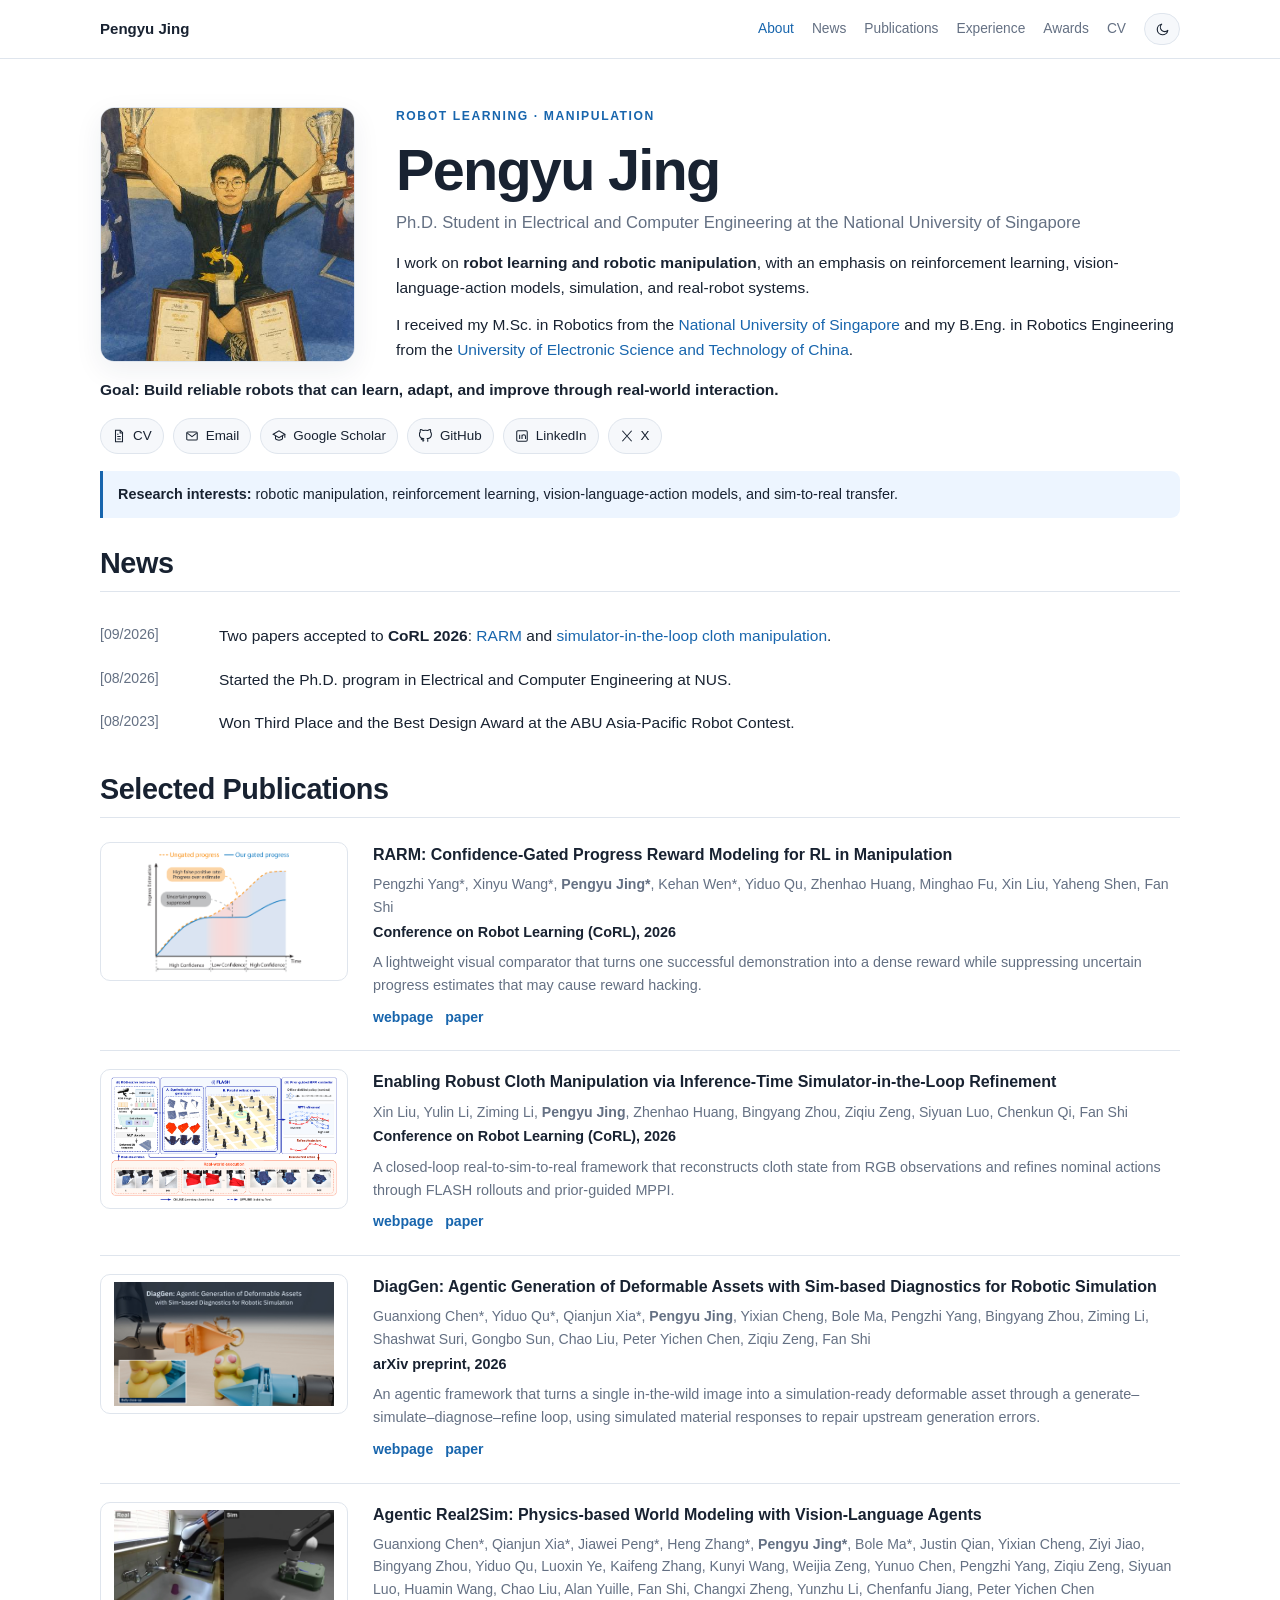
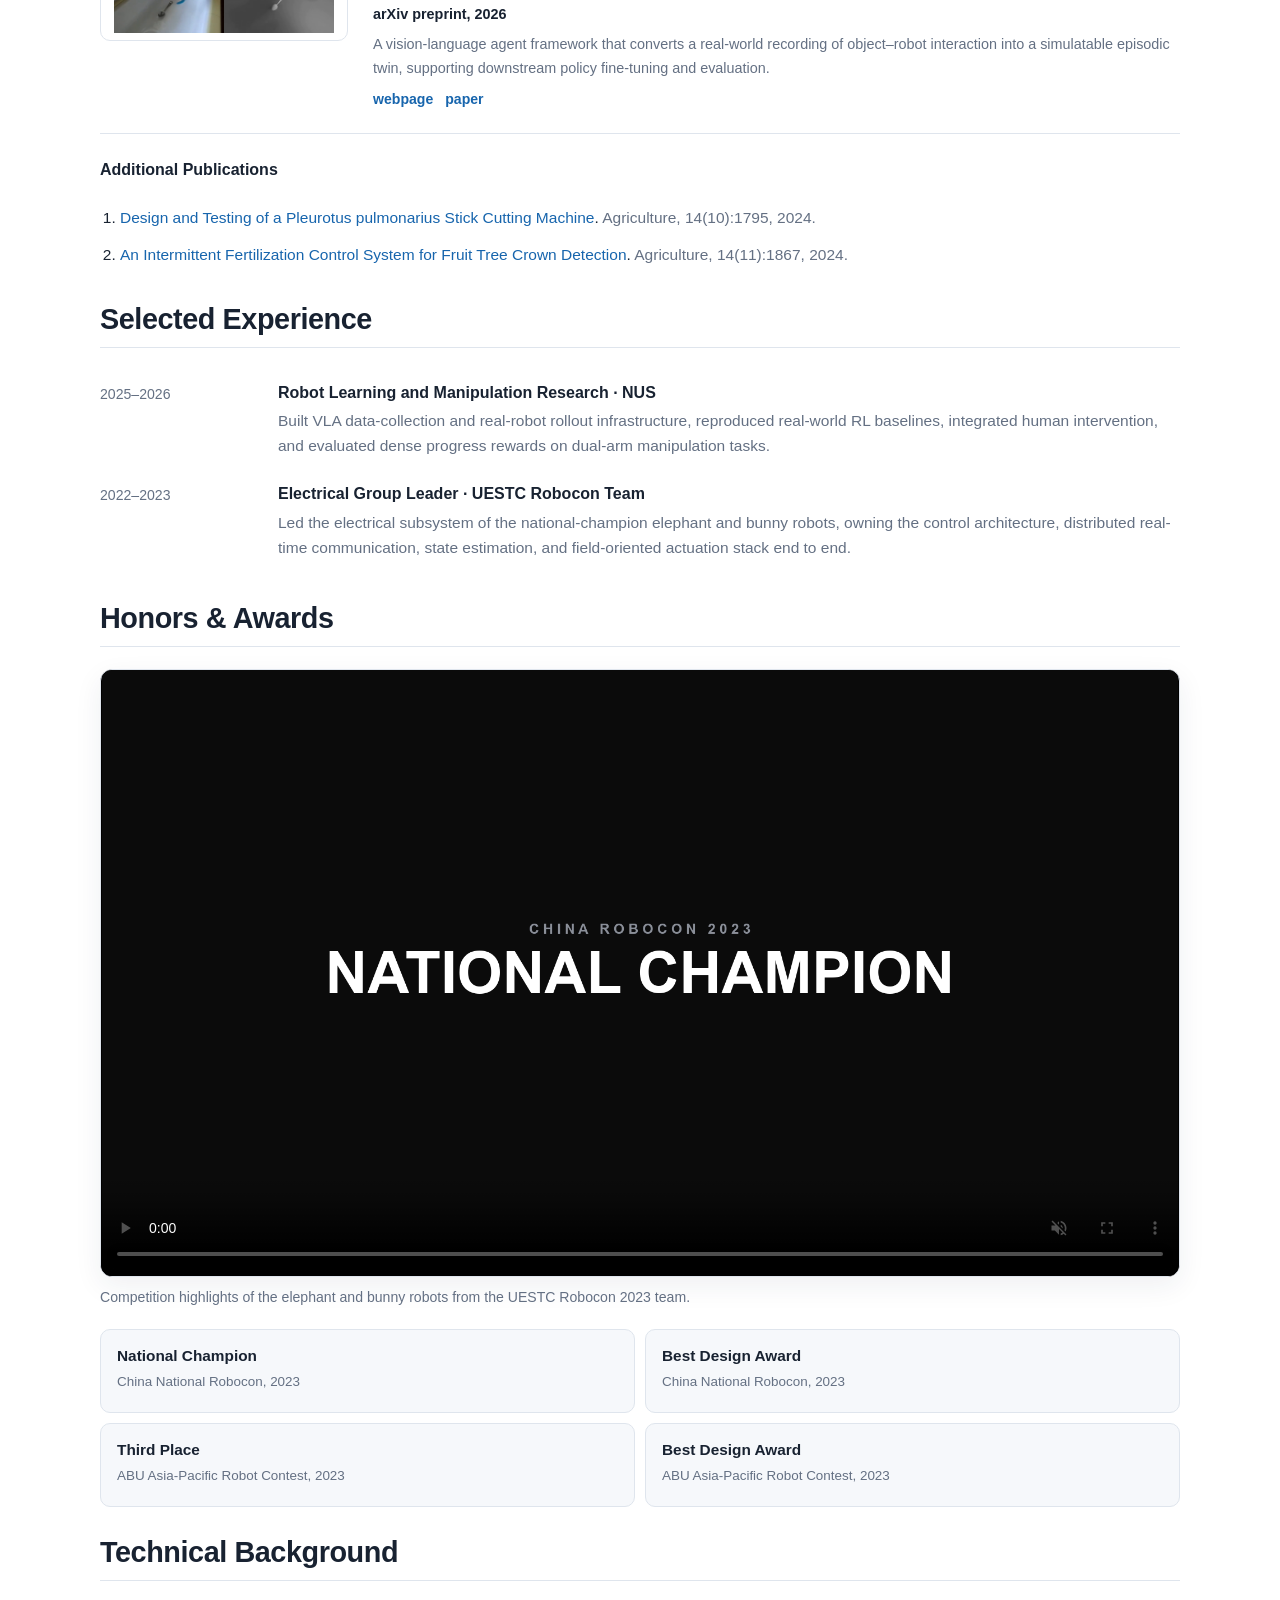
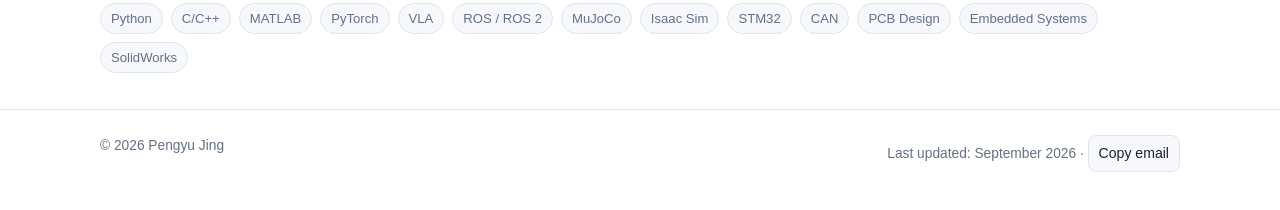
<file: index.html>
<!doctype html>
<html lang="en">
<head>
  <meta charset="utf-8">
  <meta name="viewport" content="width=device-width, initial-scale=1">
  <meta name="description" content="Pengyu Jing — robot learning, robotic manipulation, reinforcement learning, and real-world robotics.">
  <meta property="og:title" content="Pengyu Jing">
  <meta property="og:description" content="Robot learning and manipulation researcher at the National University of Singapore.">
  <meta property="og:image" content="https://pengyu-jing.github.io/assets/profile.jpg">
  <meta property="og:url" content="https://pengyu-jing.github.io/">
  <meta property="og:type" content="profile">
  <meta name="twitter:card" content="summary">
  <title>Pengyu Jing</title>
  <link rel="canonical" href="https://pengyu-jing.github.io/">
  <link rel="icon" href="assets/favicon.svg" type="image/svg+xml">
  <link rel="stylesheet" href="assets/style.css">
  <script type="application/ld+json">
  {
    "@context": "https://schema.org",
    "@type": "Person",
    "name": "Pengyu Jing",
    "url": "https://pengyu-jing.github.io/",
    "image": "https://pengyu-jing.github.io/assets/profile.jpg",
    "email": "mailto:jingpengyu22@gmail.com",
    "jobTitle": "Ph.D. Student in Electrical and Computer Engineering",
    "affiliation": {
      "@type": "CollegeOrUniversity",
      "name": "National University of Singapore",
      "url": "https://www.nus.edu.sg/"
    },
    "alumniOf": [
      { "@type": "CollegeOrUniversity", "name": "National University of Singapore" },
      { "@type": "CollegeOrUniversity", "name": "University of Electronic Science and Technology of China" }
    ],
    "knowsAbout": [
      "Robot Learning",
      "Robotic Manipulation",
      "Reinforcement Learning",
      "Vision-Language-Action Models",
      "Sim-to-Real Transfer"
    ],
    "sameAs": [
      "https://scholar.google.com/citations?hl=zh-CN&user=y0yKWaYAAAAJ",
      "https://github.com/pengyu-jing",
      "https://www.linkedin.com/in/pengyu-jing-63a065399/",
      "https://x.com/jingpengyu22"
    ]
  }
  </script>
</head>
<body>
<header class="site-header">
  <nav class="container nav" aria-label="Primary navigation">
    <a class="brand" href="#about">Pengyu Jing</a>
    <div class="nav-links">
      <a href="#about">About</a>
      <a href="#news">News</a>
      <a href="#publications">Publications</a>
      <a href="#experience">Experience</a>
      <a href="#awards">Awards</a>
      <a href="cv.html">CV</a>
      <button class="theme-button" data-theme-toggle aria-label="Toggle theme"><svg viewBox="0 0 24 24" width="15" height="15" fill="none" stroke="currentColor" stroke-width="1.8" stroke-linecap="round" stroke-linejoin="round" aria-hidden="true"><path d="M20.5 13.3A8.5 8.5 0 1 1 10.7 3.5a6.6 6.6 0 0 0 9.8 9.8Z"/></svg></button>
    </div>
  </nav>
</header>

<main class="container">
  <section id="about" class="hero">
    <div class="hero-top">
      <div class="profile-column">
        <img class="profile-photo" src="assets/profile.jpg" alt="Portrait of Pengyu Jing holding robotics competition trophies">
      </div>
      <div class="hero-content">
        <p class="eyebrow">Robot Learning · Manipulation</p>
        <h1>Pengyu Jing</h1>
        <p class="hero-role">Ph.D. Student in Electrical and Computer Engineering at the National University of Singapore</p>

        <p>I work on <strong>robot learning and robotic manipulation</strong>, with an emphasis on reinforcement learning, vision-language-action models, simulation, and real-robot systems.</p>
        <p>I received my M.Sc. in Robotics from the <a href="https://www.nus.edu.sg/" target="_blank" rel="noreferrer">National University of Singapore</a> and my B.Eng. in Robotics Engineering from the <a href="https://en.uestc.edu.cn/" target="_blank" rel="noreferrer">University of Electronic Science and Technology of China</a>.</p>
      </div>
    </div>

    <p class="highlight-line">Goal: Build reliable robots that can learn, adapt, and improve through real-world interaction.</p>

    <div class="link-row" aria-label="Profile links">
      <a class="link-pill" href="cv.html">
        <svg aria-hidden="true" viewBox="0 0 24 24" fill="none" stroke="currentColor" stroke-width="1.8"><path d="M6 2h8l4 4v16H6z"/><path d="M14 2v5h5M9 13h6M9 17h6M9 9h2"/></svg>
        CV
      </a>
      <a class="link-pill" href="mailto:jingpengyu22@gmail.com">
        <svg aria-hidden="true" viewBox="0 0 24 24" fill="none" stroke="currentColor" stroke-width="1.8"><rect x="3" y="5" width="18" height="14" rx="2"/><path d="m4 7 8 6 8-6"/></svg>
        Email
      </a>
      <a class="link-pill" href="https://scholar.google.com/citations?hl=zh-CN&amp;user=y0yKWaYAAAAJ&amp;view_op=list_works" target="_blank" rel="noreferrer">
        <svg aria-hidden="true" viewBox="0 0 24 24" fill="none" stroke="currentColor" stroke-width="1.8"><path d="m2 9 10-6 10 6-10 6z"/><path d="M6 12v5c3 3 9 3 12 0v-5M22 9v6"/></svg>
        Google Scholar
      </a>
      <a class="link-pill" href="https://github.com/pengyu-jing" target="_blank" rel="noreferrer">
        <svg aria-hidden="true" viewBox="0 0 24 24" fill="none" stroke="currentColor" stroke-width="1.8"><path d="M9 19c-4 1.5-4-2-6-2.5M15 22v-3.5c0-1 .1-1.5-.5-2 3.3-.4 6.8-1.6 6.8-7.5A5.9 5.9 0 0 0 19.7 5c.2-.4.7-1.9-.2-4 0 0-1.3-.4-4.5 1.6a15.3 15.3 0 0 0-8 0C3.8.6 2.5 1 2.5 1c-.9 2.1-.4 3.6-.2 4A5.9 5.9 0 0 0 .7 9c0 5.9 3.5 7.1 6.8 7.5-.5.4-.6 1.1-.5 2V22"/></svg>
        GitHub
      </a>
      <a class="link-pill" href="https://www.linkedin.com/in/pengyu-jing-63a065399/" target="_blank" rel="noreferrer">
        <svg aria-hidden="true" viewBox="0 0 24 24" fill="none" stroke="currentColor" stroke-width="1.8"><rect x="3" y="3" width="18" height="18" rx="2"/><path d="M8 10v7M8 7v.01M12 17v-4a3 3 0 0 1 6 0v4M12 10v7"/></svg>
        LinkedIn
      </a>
      <a class="link-pill" href="https://x.com/jingpengyu22" target="_blank" rel="noreferrer">
        <svg aria-hidden="true" viewBox="0 0 24 24" fill="none" stroke="currentColor" stroke-width="1.8"><path d="M4 3l16 18M20 3 4 21"/></svg>
        X
      </a>
    </div>

    <div class="callout"><strong>Research interests:</strong> robotic manipulation, reinforcement learning, vision-language-action models, and sim-to-real transfer.</div>
  </section>

  <section id="news">
    <h2>News</h2>
    <ul class="news-list">
      <li><span class="news-date">[09/2026]</span><span>Two papers accepted to <strong>CoRL 2026</strong>: <a href="https://arxiv.org/abs/2606.22027" target="_blank" rel="noreferrer">RARM</a> and <a href="https://arxiv.org/abs/2606.24552" target="_blank" rel="noreferrer">simulator-in-the-loop cloth manipulation</a>.</span></li>
      <li><span class="news-date">[08/2026]</span><span>Started the Ph.D. program in Electrical and Computer Engineering at NUS.</span></li>
      <li><span class="news-date">[08/2023]</span><span>Won Third Place and the Best Design Award at the ABU Asia-Pacific Robot Contest.</span></li>
    </ul>
  </section>

  <section id="publications">
    <h2>Selected Publications</h2>

    <article class="publication">
      <a href="https://rarm-robotics.github.io/" target="_blank" rel="noreferrer"><video class="pub-image" src="assets/rarm-teaser.mp4" poster="assets/rarm-figure.png" autoplay loop muted playsinline aria-label="RARM confidence-gated progress reward teaser video"></video></a>
      <div>
        <a class="pub-title" href="https://arxiv.org/abs/2606.22027" target="_blank" rel="noreferrer">RARM: Confidence-Gated Progress Reward Modeling for RL in Manipulation</a>
        <p class="pub-authors">Pengzhi Yang*, Xinyu Wang*, <strong>Pengyu Jing*</strong>, Kehan Wen*, Yiduo Qu, Zhenhao Huang, Minghao Fu, Xin Liu, Yaheng Shen, Fan Shi</p>
        <p class="pub-venue">Conference on Robot Learning (CoRL), 2026</p>
        <p class="pub-summary">A lightweight visual comparator that turns one successful demonstration into a dense reward while suppressing uncertain progress estimates that may cause reward hacking.</p>
        <div class="pub-links"><a href="https://rarm-robotics.github.io/" target="_blank" rel="noreferrer">webpage</a><a href="https://arxiv.org/abs/2606.22027" target="_blank" rel="noreferrer">paper</a></div>
      </div>
    </article>

    <article class="publication">
      <a href="https://anonymous-clothmani.github.io/" target="_blank" rel="noreferrer"><video class="pub-image" src="assets/cloth-teaser.mp4" poster="assets/cloth-figure.png" autoplay loop muted playsinline aria-label="Bimanual towel folding demo from simulator-in-the-loop cloth manipulation"></video></a>
      <div>
        <a class="pub-title" href="https://arxiv.org/abs/2606.24552" target="_blank" rel="noreferrer">Enabling Robust Cloth Manipulation via Inference-Time Simulator-in-the-Loop Refinement</a>
        <p class="pub-authors">Xin Liu, Yulin Li, Ziming Li, <strong>Pengyu Jing</strong>, Zhenhao Huang, Bingyang Zhou, Ziqiu Zeng, Siyuan Luo, Chenkun Qi, Fan Shi</p>
        <p class="pub-venue">Conference on Robot Learning (CoRL), 2026</p>
        <p class="pub-summary">A closed-loop real-to-sim-to-real framework that reconstructs cloth state from RGB observations and refines nominal actions through FLASH rollouts and prior-guided MPPI.</p>
        <div class="pub-links"><a href="https://anonymous-clothmani.github.io/" target="_blank" rel="noreferrer">webpage</a><a href="https://arxiv.org/abs/2606.24552" target="_blank" rel="noreferrer">paper</a></div>
      </div>
    </article>

    <article class="publication">
      <a href="https://diaggen.github.io/" target="_blank" rel="noreferrer"><video class="pub-image" src="assets/diaggen-teaser.mp4" poster="assets/diaggen-figure.png" autoplay loop muted playsinline aria-label="DiagGen deformable asset generation overview video"></video></a>
      <div>
        <a class="pub-title" href="https://arxiv.org/abs/2609.23103" target="_blank" rel="noreferrer">DiagGen: Agentic Generation of Deformable Assets with Sim-based Diagnostics for Robotic Simulation</a>
        <p class="pub-authors">Guanxiong Chen*, Yiduo Qu*, Qianjun Xia*, <strong>Pengyu Jing</strong>, Yixian Cheng, Bole Ma, Pengzhi Yang, Bingyang Zhou, Ziming Li, Shashwat Suri, Gongbo Sun, Chao Liu, Peter Yichen Chen, Ziqiu Zeng, Fan Shi</p>
        <p class="pub-venue">arXiv preprint, 2026</p>
        <p class="pub-summary">An agentic framework that turns a single in-the-wild image into a simulation-ready deformable asset through a generate–simulate–diagnose–refine loop, using simulated material responses to repair upstream generation errors.</p>
        <div class="pub-links"><a href="https://diaggen.github.io/" target="_blank" rel="noreferrer">webpage</a><a href="https://arxiv.org/abs/2609.23103" target="_blank" rel="noreferrer">paper</a></div>
      </div>
    </article>

    <article class="publication">
      <a href="https://agentic-real2sim.github.io/" target="_blank" rel="noreferrer"><video class="pub-image" src="assets/real2sim-teaser.mp4" poster="assets/real2sim-figure.png" autoplay loop muted playsinline aria-label="Agentic Real2Sim real-world episode and its reconstructed simulation side by side"></video></a>
      <div>
        <a class="pub-title" href="https://arxiv.org/abs/2607.19190" target="_blank" rel="noreferrer">Agentic Real2Sim: Physics-based World Modeling with Vision-Language Agents</a>
        <p class="pub-authors">Guanxiong Chen*, Qianjun Xia*, Jiawei Peng*, Heng Zhang*, <strong>Pengyu Jing*</strong>, Bole Ma*, Justin Qian, Yixian Cheng, Ziyi Jiao, Bingyang Zhou, Yiduo Qu, Luoxin Ye, Kaifeng Zhang, Kunyi Wang, Weijia Zeng, Yunuo Chen, Pengzhi Yang, Ziqiu Zeng, Siyuan Luo, Huamin Wang, Chao Liu, Alan Yuille, Fan Shi, Changxi Zheng, Yunzhu Li, Chenfanfu Jiang, Peter Yichen Chen</p>
        <p class="pub-venue">arXiv preprint, 2026</p>
        <p class="pub-summary">A vision-language agent framework that converts a real-world recording of object–robot interaction into a simulatable episodic twin, supporting downstream policy fine-tuning and evaluation.</p>
        <div class="pub-links"><a href="https://agentic-real2sim.github.io/" target="_blank" rel="noreferrer">webpage</a><a href="https://arxiv.org/abs/2607.19190" target="_blank" rel="noreferrer">paper</a></div>
      </div>
    </article>

    <h3 style="margin-top:26px">Additional Publications</h3>
    <ol class="compact-publications">
      <li><a href="https://www.mdpi.com/2077-0472/14/10/1795" target="_blank" rel="noreferrer">Design and Testing of a Pleurotus pulmonarius Stick Cutting Machine</a>. <span class="meta">Agriculture, 14(10):1795, 2024.</span></li>
      <li><a href="https://www.mdpi.com/2077-0472/14/11/1867" target="_blank" rel="noreferrer">An Intermittent Fertilization Control System for Fruit Tree Crown Detection</a>. <span class="meta">Agriculture, 14(11):1867, 2024.</span></li>
    </ol>
  </section>

  <section id="experience">
    <h2>Selected Experience</h2>
    <div class="timeline">
      <div class="timeline-item">
        <div class="timeline-date">2025–2026</div>
        <div class="timeline-copy"><h3>Robot Learning and Manipulation Research · NUS</h3><p>Built VLA data-collection and real-robot rollout infrastructure, reproduced real-world RL baselines, integrated human intervention, and evaluated dense progress rewards on dual-arm manipulation tasks.</p></div>
      </div>
      <div class="timeline-item">
        <div class="timeline-date">2022–2023</div>
        <div class="timeline-copy"><h3>Electrical Group Leader · UESTC Robocon Team</h3><p>Led the electrical subsystem of the national-champion elephant and bunny robots, owning the control architecture, distributed real-time communication, state estimation, and field-oriented actuation stack end to end.</p></div>
      </div>
    </div>
  </section>

  <section id="awards">
    <h2>Honors &amp; Awards</h2>
    <figure class="media-figure">
      <video src="assets/robocon-2023.mp4" poster="assets/robocon-2023-poster.png" controls autoplay loop muted playsinline aria-label="Competition highlights of the UESTC Robocon 2023 elephant and bunny robots"></video>
      <figcaption>Competition highlights of the elephant and bunny robots from the UESTC Robocon 2023 team.</figcaption>
    </figure>
    <div class="awards-grid">
      <div class="award"><strong>National Champion</strong><span>China National Robocon, 2023</span></div>
      <div class="award"><strong>Best Design Award</strong><span>China National Robocon, 2023</span></div>
      <div class="award"><strong>Third Place</strong><span>ABU Asia-Pacific Robot Contest, 2023</span></div>
      <div class="award"><strong>Best Design Award</strong><span>ABU Asia-Pacific Robot Contest, 2023</span></div>
    </div>
  </section>

  <section id="skills">
    <h2>Technical Background</h2>
    <div class="skills">
      <span class="skill">Python</span><span class="skill">C/C++</span><span class="skill">MATLAB</span>
      <span class="skill">PyTorch</span><span class="skill">VLA</span>
      <span class="skill">ROS / ROS 2</span><span class="skill">MuJoCo</span><span class="skill">Isaac Sim</span>
      <span class="skill">STM32</span><span class="skill">CAN</span><span class="skill">PCB Design</span><span class="skill">Embedded Systems</span><span class="skill">SolidWorks</span>
    </div>
  </section>
</main>

<footer class="site-footer">
  <div class="container footer-row">
    <span>© <span id="year">2026</span> Pengyu Jing</span>
    <span>Last updated: September 2026 · <button class="button" type="button" data-copy-email="jingpengyu22@gmail.com">Copy email</button></span>
  </div>
</footer>
<script src="assets/script.js"></script>
<script>document.getElementById('year').textContent = new Date().getFullYear();</script>
</body>
</html>
</file>
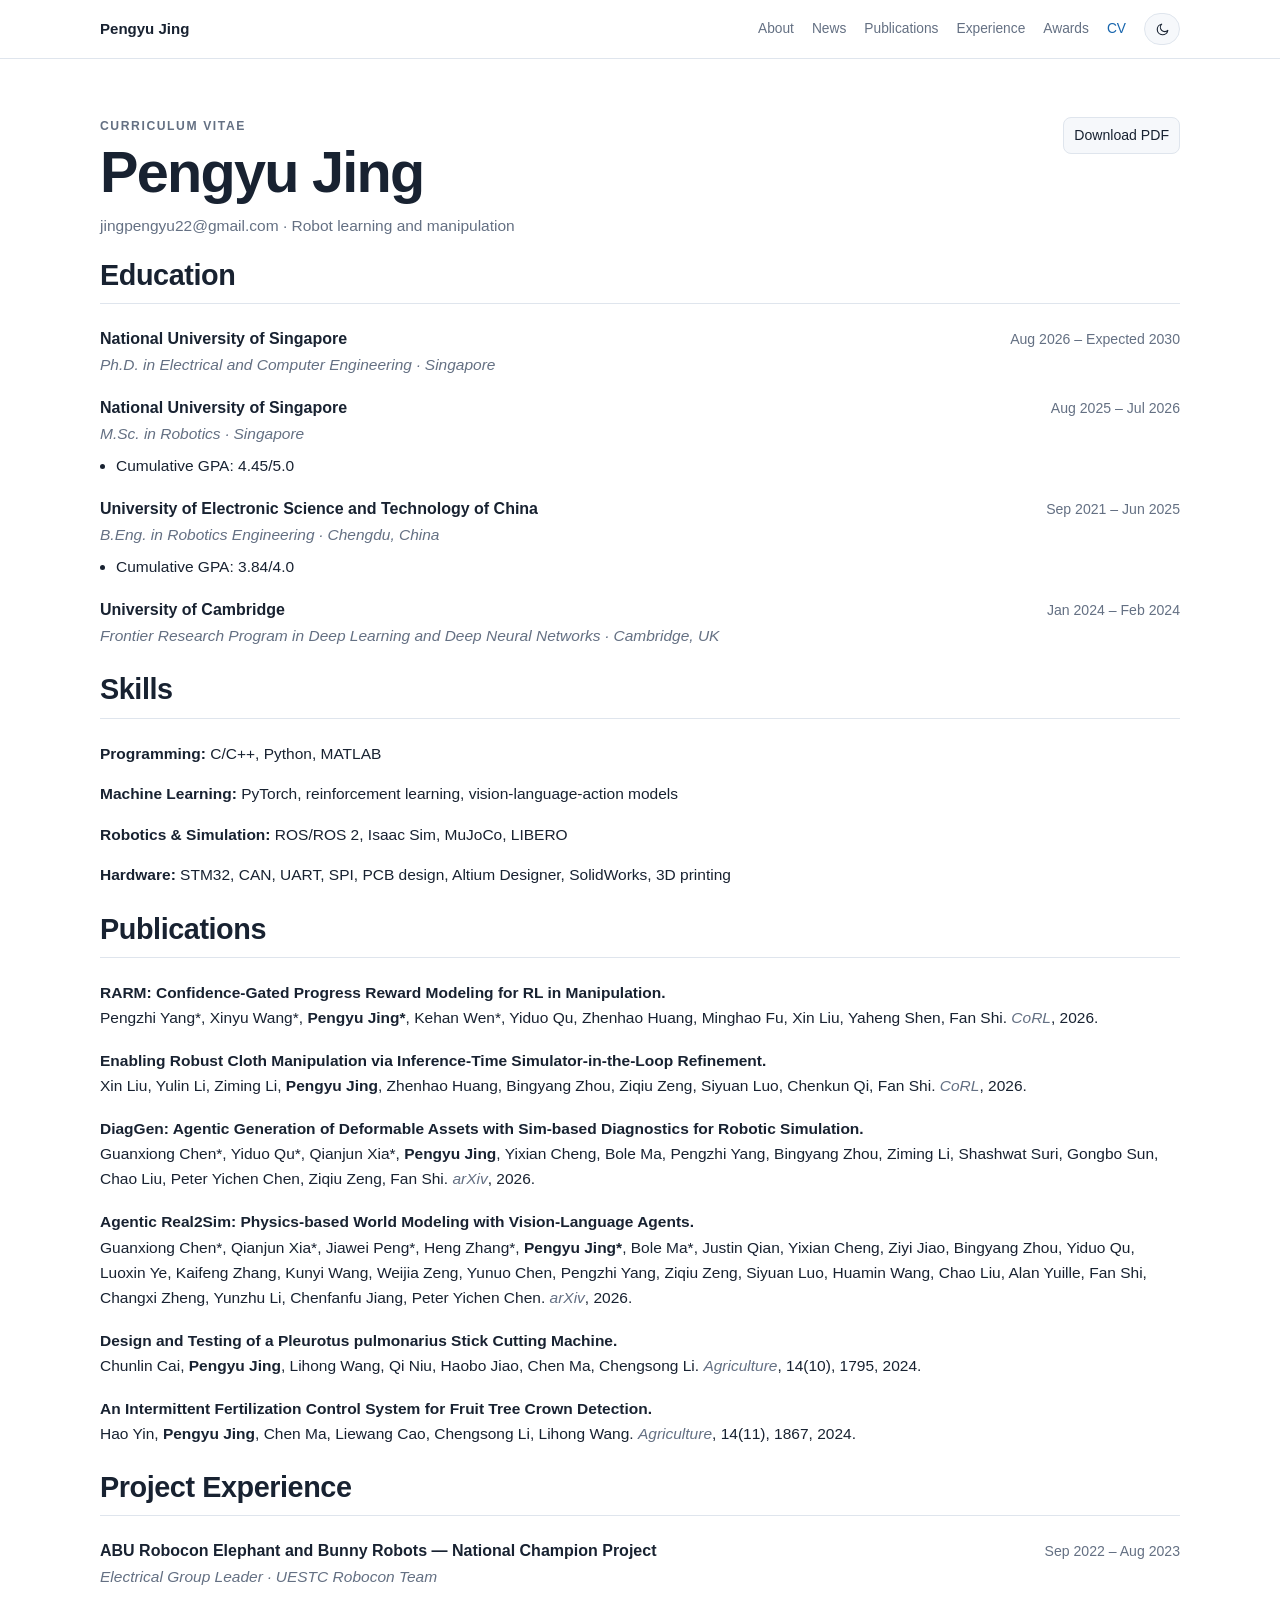
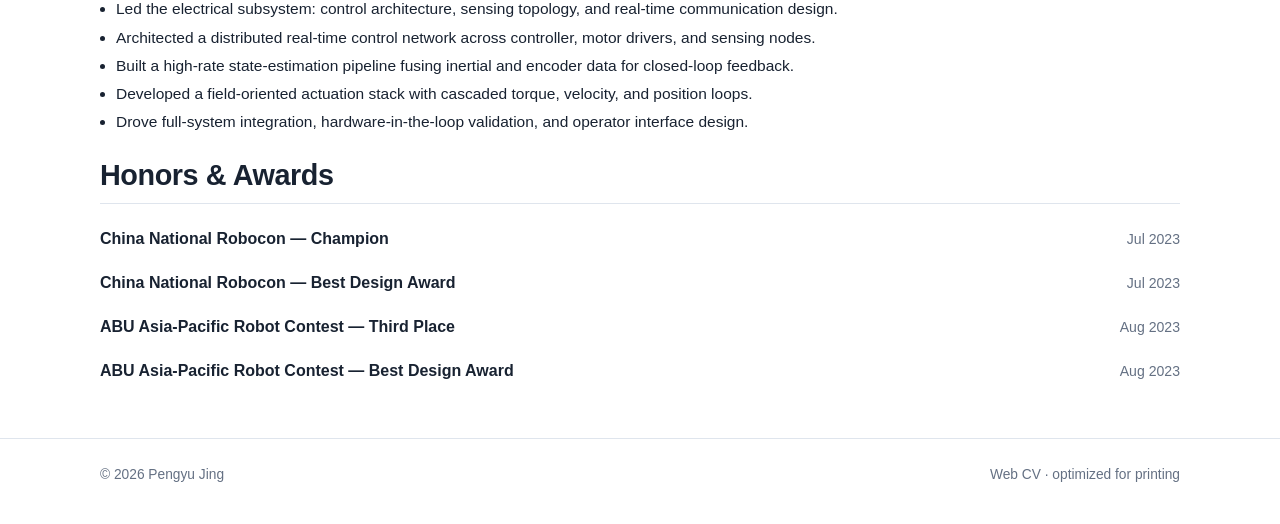
<file: cv.html>
<!doctype html>
<html lang="en">
<head>
  <meta charset="utf-8">
  <meta name="viewport" content="width=device-width, initial-scale=1">
  <meta name="description" content="Curriculum vitae of Pengyu Jing.">
  <title>CV · Pengyu Jing</title>
  <link rel="canonical" href="https://pengyu-jing.github.io/cv.html">
  <link rel="icon" href="assets/favicon.svg" type="image/svg+xml">
  <link rel="stylesheet" href="assets/style.css">
</head>
<body>
<header class="site-header">
  <nav class="container nav" aria-label="Primary navigation">
    <a class="brand" href="index.html">Pengyu Jing</a>
    <div class="nav-links">
      <a href="index.html#about">About</a>
      <a href="index.html#news">News</a>
      <a href="index.html#publications">Publications</a>
      <a href="index.html#experience">Experience</a>
      <a href="index.html#awards">Awards</a>
      <a class="active" href="cv.html">CV</a>
      <button class="theme-button" data-theme-toggle aria-label="Toggle theme"><svg viewBox="0 0 24 24" width="15" height="15" fill="none" stroke="currentColor" stroke-width="1.8" stroke-linecap="round" stroke-linejoin="round" aria-hidden="true"><path d="M20.5 13.3A8.5 8.5 0 1 1 10.7 3.5a6.6 6.6 0 0 0 9.8 9.8Z"/></svg></button>
    </div>
  </nav>
</header>

<main class="container">
  <div class="cv-header">
    <div>
      <p class="eyebrow">Curriculum Vitae</p>
      <h1>Pengyu Jing</h1>
      <p>jingpengyu22@gmail.com · Robot learning and manipulation</p>
    </div>
    <div class="cv-actions">
      <a class="button" href="assets/Pengyu-Jing-CV.pdf" target="_blank" rel="noreferrer">Download PDF</a>
    </div>
  </div>

  <section class="cv-section">
    <h2>Education</h2>
    <div class="cv-entry">
      <div class="cv-entry-head"><strong>National University of Singapore</strong><span>Aug 2026 – Expected 2030</span></div>
      <em>Ph.D. in Electrical and Computer Engineering · Singapore</em>
    </div>
    <div class="cv-entry">
      <div class="cv-entry-head"><strong>National University of Singapore</strong><span>Aug 2025 – Jul 2026</span></div>
      <em>M.Sc. in Robotics · Singapore</em>
      <ul><li>Cumulative GPA: 4.45/5.0</li></ul>
    </div>
    <div class="cv-entry">
      <div class="cv-entry-head"><strong>University of Electronic Science and Technology of China</strong><span>Sep 2021 – Jun 2025</span></div>
      <em>B.Eng. in Robotics Engineering · Chengdu, China</em>
      <ul><li>Cumulative GPA: 3.84/4.0</li></ul>
    </div>
    <div class="cv-entry">
      <div class="cv-entry-head"><strong>University of Cambridge</strong><span>Jan 2024 – Feb 2024</span></div>
      <em>Frontier Research Program in Deep Learning and Deep Neural Networks · Cambridge, UK</em>
    </div>
  </section>

  <section class="cv-section">
    <h2>Skills</h2>
    <p><strong>Programming:</strong> C/C++, Python, MATLAB</p>
    <p><strong>Machine Learning:</strong> PyTorch, reinforcement learning, vision-language-action models</p>
    <p><strong>Robotics &amp; Simulation:</strong> ROS/ROS 2, Isaac Sim, MuJoCo, LIBERO</p>
    <p><strong>Hardware:</strong> STM32, CAN, UART, SPI, PCB design, Altium Designer, SolidWorks, 3D printing</p>
  </section>

  <section class="cv-section">
    <h2>Publications</h2>
    <div class="cv-entry"><strong>RARM: Confidence-Gated Progress Reward Modeling for RL in Manipulation.</strong><br>Pengzhi Yang*, Xinyu Wang*, <strong>Pengyu Jing*</strong>, Kehan Wen*, Yiduo Qu, Zhenhao Huang, Minghao Fu, Xin Liu, Yaheng Shen, Fan Shi. <em>CoRL</em>, 2026.</div>
    <div class="cv-entry"><strong>Enabling Robust Cloth Manipulation via Inference-Time Simulator-in-the-Loop Refinement.</strong><br>Xin Liu, Yulin Li, Ziming Li, <strong>Pengyu Jing</strong>, Zhenhao Huang, Bingyang Zhou, Ziqiu Zeng, Siyuan Luo, Chenkun Qi, Fan Shi. <em>CoRL</em>, 2026.</div>
    <div class="cv-entry"><strong>DiagGen: Agentic Generation of Deformable Assets with Sim-based Diagnostics for Robotic Simulation.</strong><br>Guanxiong Chen*, Yiduo Qu*, Qianjun Xia*, <strong>Pengyu Jing</strong>, Yixian Cheng, Bole Ma, Pengzhi Yang, Bingyang Zhou, Ziming Li, Shashwat Suri, Gongbo Sun, Chao Liu, Peter Yichen Chen, Ziqiu Zeng, Fan Shi. <em>arXiv</em>, 2026.</div>
    <div class="cv-entry"><strong>Agentic Real2Sim: Physics-based World Modeling with Vision-Language Agents.</strong><br>Guanxiong Chen*, Qianjun Xia*, Jiawei Peng*, Heng Zhang*, <strong>Pengyu Jing*</strong>, Bole Ma*, Justin Qian, Yixian Cheng, Ziyi Jiao, Bingyang Zhou, Yiduo Qu, Luoxin Ye, Kaifeng Zhang, Kunyi Wang, Weijia Zeng, Yunuo Chen, Pengzhi Yang, Ziqiu Zeng, Siyuan Luo, Huamin Wang, Chao Liu, Alan Yuille, Fan Shi, Changxi Zheng, Yunzhu Li, Chenfanfu Jiang, Peter Yichen Chen. <em>arXiv</em>, 2026.</div>
    <div class="cv-entry"><strong>Design and Testing of a Pleurotus pulmonarius Stick Cutting Machine.</strong><br>Chunlin Cai, <strong>Pengyu Jing</strong>, Lihong Wang, Qi Niu, Haobo Jiao, Chen Ma, Chengsong Li. <em>Agriculture</em>, 14(10), 1795, 2024.</div>
    <div class="cv-entry"><strong>An Intermittent Fertilization Control System for Fruit Tree Crown Detection.</strong><br>Hao Yin, <strong>Pengyu Jing</strong>, Chen Ma, Liewang Cao, Chengsong Li, Lihong Wang. <em>Agriculture</em>, 14(11), 1867, 2024.</div>
  </section>

  <section class="cv-section">
    <h2>Project Experience</h2>
    <div class="cv-entry">
      <div class="cv-entry-head"><strong>ABU Robocon Elephant and Bunny Robots — National Champion Project</strong><span>Sep 2022 – Aug 2023</span></div>
      <em>Electrical Group Leader · UESTC Robocon Team</em>
      <ul>
        <li>Led the electrical subsystem: control architecture, sensing topology, and real-time communication design.</li>
        <li>Architected a distributed real-time control network across controller, motor drivers, and sensing nodes.</li>
        <li>Built a high-rate state-estimation pipeline fusing inertial and encoder data for closed-loop feedback.</li>
        <li>Developed a field-oriented actuation stack with cascaded torque, velocity, and position loops.</li>
        <li>Drove full-system integration, hardware-in-the-loop validation, and operator interface design.</li>
      </ul>
    </div>
  </section>

  <section class="cv-section">
    <h2>Honors &amp; Awards</h2>
    <div class="cv-entry"><div class="cv-entry-head"><strong>China National Robocon — Champion</strong><span>Jul 2023</span></div></div>
    <div class="cv-entry"><div class="cv-entry-head"><strong>China National Robocon — Best Design Award</strong><span>Jul 2023</span></div></div>
    <div class="cv-entry"><div class="cv-entry-head"><strong>ABU Asia-Pacific Robot Contest — Third Place</strong><span>Aug 2023</span></div></div>
    <div class="cv-entry"><div class="cv-entry-head"><strong>ABU Asia-Pacific Robot Contest — Best Design Award</strong><span>Aug 2023</span></div></div>
  </section>
</main>

<footer class="site-footer"><div class="container footer-row"><span>© 2026 Pengyu Jing</span><span>Web CV · optimized for printing</span></div></footer>
<script src="assets/script.js"></script>
</body>
</html>
</file>
<file: assets/style.css>
:root {
  --bg: #ffffff;
  --surface: #ffffff;
  --surface-soft: #f6f8fb;
  --text: #182231;
  --muted: #647083;
  --line: #dfe5ed;
  --accent: #1765ad;
  --accent-hover: #0f4e89;
  --accent-soft: #edf5ff;
  --shadow-soft: 0 9px 28px rgba(32, 48, 67, 0.07);
  --max-width: 1080px;
}

[data-theme="dark"] {
  --bg: #11161d;
  --surface: #171e27;
  --surface-soft: #1d2631;
  --text: #eef3f8;
  --muted: #a9b5c2;
  --line: #2d3946;
  --accent: #82b4ef;
  --accent-hover: #aed0f5;
  --accent-soft: #1c2d42;
  --shadow-soft: 0 12px 30px rgba(0, 0, 0, 0.2);
}

* { box-sizing: border-box; }
html { scroll-behavior: smooth; }
body {
  margin: 0;
  background: var(--bg);
  color: var(--text);
  font-family: Inter, ui-sans-serif, -apple-system, BlinkMacSystemFont, "Segoe UI", Roboto, Helvetica, Arial, sans-serif;
  font-size: 15.5px;
  line-height: 1.62;
  text-rendering: optimizeLegibility;
}

a { color: var(--accent); text-decoration: none; }
a:hover { color: var(--accent-hover); text-decoration: underline; text-underline-offset: 3px; }
img, video { max-width: 100%; display: block; }

.container { width: min(calc(100% - 56px), var(--max-width)); margin: 0 auto; }

.site-header {
  position: sticky;
  top: 0;
  z-index: 20;
  background: var(--bg);
  background: color-mix(in srgb, var(--bg) 94%, transparent);
  -webkit-backdrop-filter: blur(14px);
  backdrop-filter: blur(14px);
  border-bottom: 1px solid var(--line);
}

.nav {
  min-height: 58px;
  display: flex;
  align-items: center;
  justify-content: space-between;
  gap: 20px;
}

.brand {
  color: var(--text);
  font-size: 0.94rem;
  font-weight: 760;
  white-space: nowrap;
}
.brand:hover { color: var(--text); text-decoration: none; }

.nav-links { display: flex; flex-wrap: wrap; align-items: center; gap: 18px; }
.nav-links a { color: var(--muted); font-size: 0.86rem; }
.nav-links a:hover,
.nav-links a.active { color: var(--accent); text-decoration: none; }

.theme-button {
  display: inline-flex;
  align-items: center;
  justify-content: center;
  width: 36px;
  height: 32px;
  padding: 0;
  border: 1px solid var(--line);
  border-radius: 999px;
  background: var(--surface-soft);
  color: var(--text);
  cursor: pointer;
  font: inherit;
}
.theme-button:hover { border-color: var(--accent); }

main { padding: 48px 0 36px; }
section { scroll-margin-top: 78px; }
main > section:not(.hero) { margin-top: 28px; }

/* Hero: the square portrait sits beside the introduction; script.js sizes it to
   the height of that text so both end on the same line without cropping the
   photo. The goal line, links and research note run full width beneath them. */
.hero-top {
  display: flex;
  align-items: flex-start;
  gap: clamp(28px, 3.2vw, 42px);
  margin-bottom: 16px;
}

.profile-column {
  flex: 0 0 clamp(218px, 23vw, 248px);
}

.hero-content {
  flex: 1 1 auto;
  min-width: 0;
}

.profile-photo {
  width: 100%;
  aspect-ratio: 1 / 1;
  object-fit: cover;
  object-position: center center;
  border-radius: 14px;
  border: 1px solid var(--line);
  box-shadow: var(--shadow-soft);
}

.eyebrow {
  margin: 0 0 8px;
  color: var(--accent);
  font-size: 0.76rem;
  font-weight: 780;
  letter-spacing: 0.13em;
  text-transform: uppercase;
}

h1, h2, h3 { color: var(--text); line-height: 1.22; }
h1 {
  margin: 0 0 6px;
  font-size: clamp(2.6rem, 4.6vw, 3.6rem);
  letter-spacing: -0.03em;
  font-weight: 750;
}
h2 {
  margin: 0 0 22px;
  padding: 0 0 10px;
  border-bottom: 1px solid var(--line);
  font-size: clamp(1.5rem, 2.4vw, 1.8rem);
  letter-spacing: -0.015em;
  font-weight: 720;
}
h3 { margin: 0 0 6px; font-size: 1rem; }

.hero-role {
  margin: 0 0 14px;
  color: var(--muted);
  font-size: 1.04rem;
  line-height: 1.48;
}
.hero-content p:not(.eyebrow):not(.hero-role) { margin: 0 0 12px; }
.hero-content p:not(.eyebrow):not(.hero-role):last-child { margin-bottom: 0; }
.highlight-line { margin: 0; font-weight: 760; line-height: 1.5; }

.link-row { display: flex; flex-wrap: wrap; gap: 9px; margin-top: 17px; }
.link-pill {
  display: inline-flex;
  align-items: center;
  gap: 7px;
  border: 1px solid var(--line);
  border-radius: 999px;
  padding: 6px 11px;
  color: var(--text);
  background: var(--surface-soft);
  font-size: 0.84rem;
  transition: transform .15s ease, border-color .15s ease, color .15s ease;
}
.link-pill:hover {
  border-color: var(--accent);
  border-color: color-mix(in srgb, var(--accent) 55%, var(--line));
  color: var(--accent);
  text-decoration: none;
  transform: translateY(-1px);
}
.link-pill svg { width: 14px; height: 14px; flex: 0 0 auto; }

.callout {
  clear: both;
  margin-top: 17px;
  padding: 12px 15px;
  border-left: 3px solid var(--accent);
  border-radius: 0 9px 9px 0;
  background: var(--accent-soft);
  font-size: 0.9rem;
}

.news-list { list-style: none; margin: 0; padding: 0; }
.news-list li {
  display: grid;
  grid-template-columns: 102px minmax(0, 1fr);
  gap: 17px;
  padding: 9px 0;
}
.news-date { color: var(--muted); font-size: 0.88rem; font-variant-numeric: tabular-nums; }

.publication {
  display: grid;
  grid-template-columns: 248px minmax(0, 1fr);
  gap: 25px;
  padding: 18px 0 22px;
  border-bottom: 1px solid var(--line);
}
.publication:first-of-type { padding-top: 2px; }
.pub-image {
  width: 248px;
  aspect-ratio: 16 / 9;
  object-fit: contain;
  padding: 7px;
  background: #fff;
  border: 1px solid var(--line);
  border-radius: 10px;
}
.pub-title { color: var(--text); font-size: 1rem; font-weight: 790; line-height: 1.42; }
.pub-authors { margin: 6px 0 2px; color: var(--muted); font-size: 0.88rem; }
.pub-venue { margin: 0 0 7px; font-size: 0.9rem; font-weight: 730; }
.pub-summary { margin: 7px 0 0; color: var(--muted); font-size: 0.9rem; }
.pub-links { display: flex; flex-wrap: wrap; gap: 12px; margin-top: 8px; font-size: 0.88rem; font-weight: 720; }

.compact-publications { margin: 20px 0 0; padding-left: 1.25rem; }
.compact-publications li { padding: 6px 0; }
.compact-publications .meta { color: var(--muted); }

.timeline { display: grid; gap: 0; }
.timeline-item {
  display: grid;
  grid-template-columns: 150px minmax(0, 1fr);
  gap: 28px;
  padding: 13px 0;
}
.timeline-date { color: var(--muted); font-size: 0.88rem; font-variant-numeric: tabular-nums; }
.timeline-copy p { margin: 3px 0 0; color: var(--muted); }

.media-figure { margin: 0 0 20px; }
.media-figure video {
  width: 100%;
  aspect-ratio: 16 / 9;
  background: #000;
  border: 1px solid var(--line);
  border-radius: 12px;
  box-shadow: var(--shadow-soft);
}
.media-figure figcaption { margin-top: 9px; color: var(--muted); font-size: 0.88rem; }

.awards-grid { display: grid; grid-template-columns: repeat(2, minmax(0, 1fr)); gap: 10px; }
.award {
  min-height: 84px;
  padding: 14px 16px;
  border: 1px solid var(--line);
  border-radius: 10px;
  background: var(--surface-soft);
}
.award strong { display: block; font-size: 0.96rem; }
.award span { display: block; margin-top: 3px; color: var(--muted); font-size: 0.84rem; }

.skills { display: flex; flex-wrap: wrap; gap: 8px; }
.skill {
  border: 1px solid var(--line);
  background: var(--surface-soft);
  color: var(--muted);
  padding: 4px 10px;
  border-radius: 999px;
  font-size: 0.82rem;
}

/* CV page */
.cv-header { display: flex; align-items: flex-start; justify-content: space-between; gap: 18px; margin: 4px 0 0; }
.cv-header > div:first-child { flex: 1 1 auto; min-width: 0; }
.cv-header p { margin: 6px 0 0; color: var(--muted); }
.cv-actions { display: flex; gap: 9px; flex-wrap: wrap; flex-shrink: 0; margin-top: 6px; }
.button {
  display: inline-flex;
  align-items: center;
  justify-content: center;
  border: 1px solid var(--line);
  border-radius: 8px;
  padding: 6px 10px;
  color: var(--text);
  background: var(--surface-soft);
  cursor: pointer;
  font: inherit;
  font-size: 0.88rem;
}
.button:hover { border-color: var(--accent); color: var(--accent); text-decoration: none; }
/* beats main > section:not(.hero)'s 72px, which was overriding the intended 40px */
main > section.cv-section { margin-top: 24px; }
main > .cv-header + section.cv-section { margin-top: 20px; }
.cv-entry { margin: 0 0 18px; }
.cv-entry-head { display: flex; align-items: baseline; justify-content: space-between; gap: 16px; }
.cv-entry-head strong { font-size: 1rem; }
.cv-entry-head span { color: var(--muted); white-space: nowrap; font-size: 0.88rem; }
.cv-entry em { color: var(--muted); }
.cv-entry ul { margin: 7px 0 0; padding-left: 1rem; }
.cv-entry li { margin: 3px 0; }

.site-footer {
  border-top: 1px solid var(--line);
  padding: 25px 0 38px;
  color: var(--muted);
  font-size: 0.86rem;
}
.footer-row { display: flex; justify-content: space-between; gap: 20px; flex-wrap: wrap; }

@media (max-width: 820px) {
  .container { width: min(calc(100% - 36px), var(--max-width)); }
  /* Too narrow to keep the portrait level with the text beside it: stack them. */
  .hero-top { display: block; }
  .profile-column {
    width: min(72vw, 300px);
    margin: 0 auto 22px;
  }
  .profile-photo { border-radius: 13px; }
  h1 { font-size: clamp(2.4rem, 6.4vw, 3.1rem); }
  .publication { grid-template-columns: 220px minmax(0, 1fr); gap: 20px; }
  .pub-image { width: 220px; }
}

@media (max-width: 680px) {
  .nav { padding: 10px 0; align-items: flex-start; }
  .nav-links { justify-content: flex-end; gap: 9px 13px; }
  main { padding: 30px 0 30px; }
  .publication { grid-template-columns: 1fr; }
  .pub-image { width: 100%; }
  .timeline-item { display: block; }
  .timeline-date { display: inline; margin-right: 8px; }
  .timeline-copy, .timeline-copy h3 { display: inline; }
  .timeline-copy p { display: block; }
}

@media (max-width: 520px) {
  /* Phones: scale the whole type ramp down a step (most sizes are in rem). */
  html { font-size: 14px; }
  body { font-size: 14px; }
  .container { width: min(calc(100% - 36px), var(--max-width)); }
  .brand { display: none; }
  .nav { position: relative; justify-content: flex-start; align-items: center; min-height: 46px; padding: 8px 40px 8px 0; }
  .nav-links { width: 100%; justify-content: flex-start; gap: 6px 9px; }
  .nav-links a { font-size: 0.77rem; }
  .theme-button { position: absolute; right: 0; top: 50%; transform: translateY(-50%); width: 31px; height: 27px; }
  main { padding: 26px 0 26px; }
  main > section:not(.hero) { margin-top: 24px; }
  h2 { margin-bottom: 18px; }
  .profile-column { width: min(70vw, 250px); }
  h1 { font-size: clamp(1.75rem, 8vw, 2rem); }
  .hero-role { font-size: 1rem; }
  .news-list li { display: block; padding: 8px 0; }
  .news-date { margin-right: 8px; }
  /* CV header: the download button sits beside the name only, so the contact
     line can run the full width beneath both and stay on one line. */
  .cv-header { display: grid; grid-template-columns: minmax(0, 1fr) auto; gap: 0 12px; }
  .cv-header > div:first-child { display: contents; }
  .cv-header .eyebrow, .cv-header h1 { grid-column: 1; }
  .cv-header .eyebrow { margin-bottom: 12px; }
  .cv-header h1 { margin-bottom: 0; }
  .cv-actions { grid-column: 2; grid-row: 1 / span 2; }
  /* The line is ~27em long: size it to the container width so it fits on one line. */
  .cv-header p:not(.eyebrow) { grid-column: 1 / -1; margin-top: 6px; font-size: clamp(11px, calc((100vw - 36px) / 28.5), 14px); }
  .awards-grid { grid-template-columns: 1fr; gap: 8px; }
  .award { min-height: 0; padding: 12px 14px; }
}

@media print {
  .site-header, .site-footer, .cv-actions { display: none !important; }
  :root { --text: #000; --muted: #333; --line: #bbb; --bg: #fff; --surface: #fff; --surface-soft: #fff; }
  body { background: #fff; font-size: 10.5pt; line-height: 1.42; }
  main { padding: 0; }
  .container { width: 100%; max-width: none; }
  .cv-section { margin-top: 21px; }
  .cv-entry { break-inside: avoid; margin-bottom: 12px; }
  h2 { font-size: 15pt; margin-bottom: 10px; }
}
</file>
